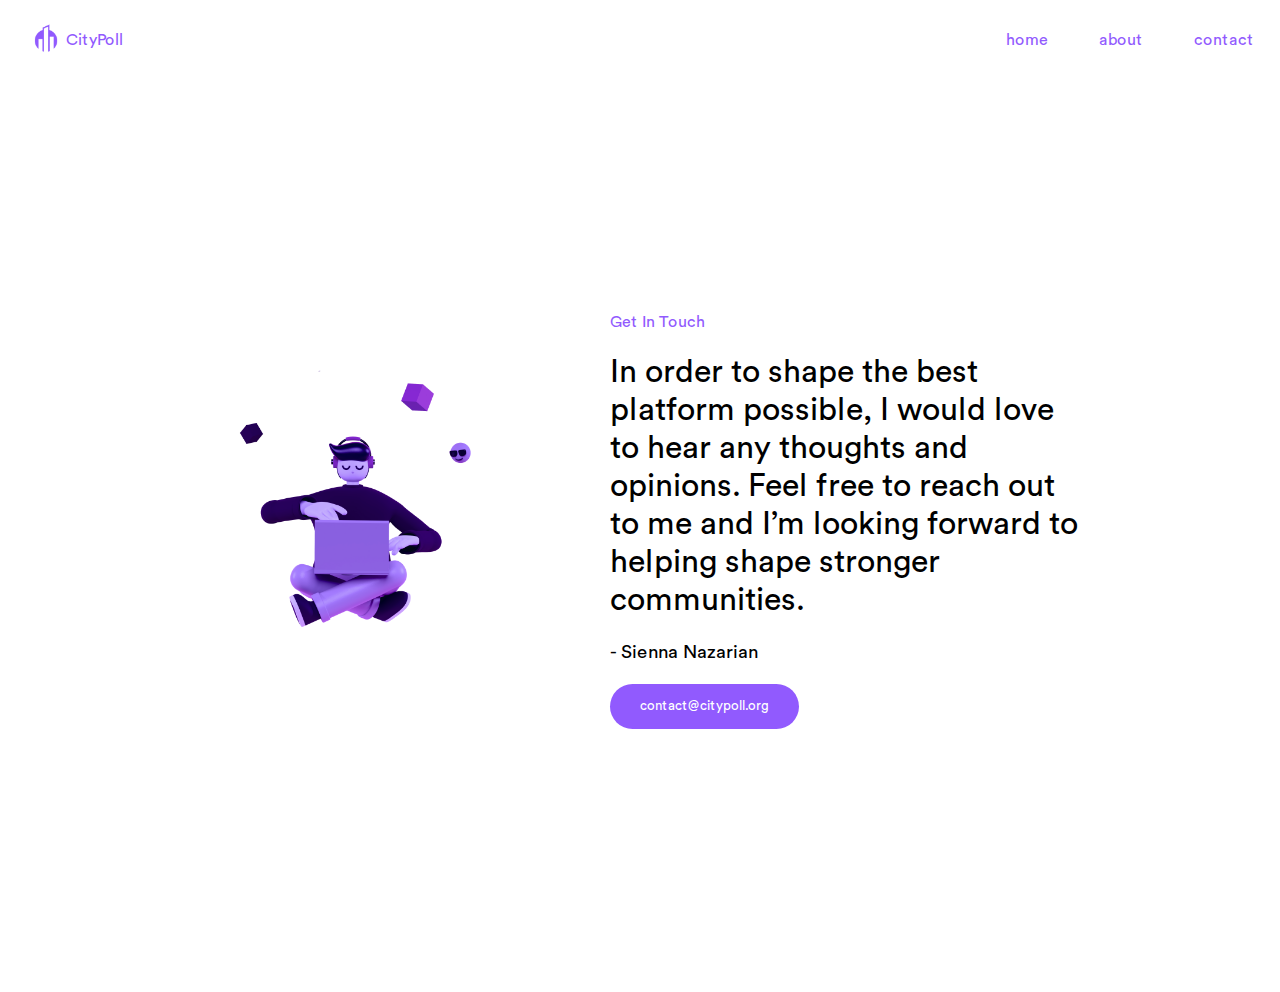
<file: contact.html>
<!DOCTYPE html>
<html>
  <head>
    <meta charset="utf-8" />
    <title>CityPoll</title>
    <link rel="stylesheet" href="styles.css" />
    <meta name="viewport" content="width=device-width, initial-scale=1" />
    <link rel="apple-touch-icon" sizes="180x180" href="/apple-touch-icon.png" />
    <link rel="icon" type="image/png" sizes="32x32" href="/favicon-32x32.png" />
    <link rel="icon" type="image/png" sizes="16x16" href="/favicon-16x16.png" />
    <link rel="manifest" href="/site.webmanifest" />
    <link rel="mask-icon" href="/safari-pinned-tab.svg" color="#9159fe" />
    <meta name="msapplication-TileColor" content="#da532c" />
    <meta name="theme-color" content="#ffffff" />
  </head>

  <body>
    <div class="main-container">
      <div class="hero-container">
        <div class="nav-container">
          <div class="nav-left">
            <a href="index.html"
              ><img class="icon" src="assets/icon.png" alt=""
            /></a>
            <a href="index.html">
              <h4 class="menu-title">CityPoll</h4>
            </a>
          </div>
          <div class="nav-right">
            <h4 class="menu-item"><a href="index.html">home</a></h4>
            <h4 class="menu-item"><a href="about.html">about</a></h4>
            <h4 class="menu-item"><a href="contact.html">contact</a></h4>
          </div>
        </div>
        <div class="experience-container">
          <div class="experience-body-container">
            <div class="experience-body-image-container">
              <img
                class="experience-body-image"
                src="assets/asset-9.png"
                alt=""
              />
            </div>

            <div class="experience-body-text-container">
              <h4 class="experience-body-header-text">Get In Touch</h4>
              <h1 class="experience-body-text">
                In order to shape the best platform possible, I would love to
                hear any thoughts and opinions. Feel free to reach out to me and
                I’m looking forward to helping shape stronger communities.
              </h1>
              <h3 class="founder-name" style="margin-bottom: 20px">
                - Sienna Nazarian
              </h3>
              <div class="contact-body-text-action-container">
                <h5 class="contact-body-text-action-two">
                  <a href="mailto:contact@citypoll.org">contact@citypoll.org</a>
                </h5>
              </div>
            </div>
          </div>
        </div>
        <!-- <div class="about-body-container">
        <h1 class="about-sub">Get In Touch</h1>
        <h3 class="about-body-main">In order to shape the best platform possible, I would love to hear any thoughts and opinions. Feel free to reach out to me and I’m looking forward to helping shape stronger communities.</h3>
        <h4 style="margin-bottom:5px;padding:0;">Sienna Nazarian</h4>
        <h4 style="color:#915AFE;margin-top:0;padding:0;"><a href="mailto:contact@citypoll.org">contact@citypoll.org</a></h4>
      </div> -->
      </div>
    </div>
  </body>
</html>
</file>
<file: styles.css>
@font-face {
  font-family: "CircularStd-Book";
  src: url("fonts/CircularStd-Book.ttf") format("truetype");
  /* font-weight: normal;
font-style: normal; */
}

/* @font-face {
  font-family: "CircularStd";
  src: url('fonts/CircularStd-Medium.ttf') format('truetype');
  font-weight: normal;
  font-style: normal;
}

@font-face {
  font-family: "CircularStd";
  src: url('fonts/CircularStd-Bold.ttf') format('truetype');
  font-weight: bold;
  font-style: normal;
}

@font-face {
  font-family: "CircularStd";
  src: url('fonts/CircularStd-Black.ttf') format('truetype');
  font-weight: bolder;
  font-style: normal;
} */

html,
body {
  margin: 0;
  padding: 0;
  width: 100%;
  font-family: "CircularStd-Book", Arial, sans-serif;
  /* font-weight:  */
}

iframe {
  border: 0;
}

.frame-container {
  position: relative;
  overflow: hidden;
  width: 100%;
  padding-top: 56.25%; /* 16:9 Aspect Ratio (divide 9 by 16 = 0.5625) */
  margin-top: 40px;
  margin-bottom: 40px;
}

/* Then style the iframe to fit in the container div with full height and width */
.responsive-iframe {
  position: absolute;
  top: 0;
  left: 0;
  bottom: 0;
  right: 0;
  width: 100%;
  height: 100%;
}

h1,
h2,
h3,
h4,
h5,
h6 {
  font-weight: lighter;
}

a:hover,
a:visited,
a:link,
a:active {
  text-decoration: none;
  color: inherit;
}

.nav-container {
  height: 40px;
  padding: 0;
  margin: 0;
  margin-top: 20px;
  display: flex;
  align-items: center;
  justify-content: space-between;
}

.nav-right {
  padding: 0;
  margin: 0;
  display: flex;
}

.nav-left {
  padding: 0;
  margin: 0;
  display: flex;
  align-items: center;
  margin-left: 2vw;
}

.icon {
  height: 40px;
  width: auto;
}

.menu-item,
.menu-title {
  padding: 0;
  margin: 0;
  color: #915afe;
}

.menu-item {
  margin-left: 2vw;
  margin-right: 2vw;
}

/* HERO */

.hero-container {
  display: flex;
  flex-flow: column;
  min-height: 100vh;
  margin-bottom: 2em;
}

.mission-container {
  display: flex;
  flex-flow: column;
  height: 100vh;
}

.hero-body-container {
  display: flex;
  flex-direction: column;
  align-items: center;
  justify-content: center;
  flex: 1;
}

.hero-title {
  margin-top: 2em;
  margin-left:  15vw;
  margin-right: 15vw;
  margin-bottom: 0.75em;
  text-align: center;
  font-size: 3rem;
  font-weight: 600;
  max-width: 1100px;
  /* font-family: "CircularStd-Medium", Arial, sans-serif; */
}

.hero-body-text-action-container {
  margin-bottom: 4em;
  background-color: rgba(145, 90, 254, 0.15);
  color: #915afe;
  border-radius: 1000px;
  padding: 18px;
  padding-left: 30px;
  padding-right: 30px;
  transition: all 0.15s ease-in;
  /* display: inline-block; */
}

.hero-body-text-action-container:hover {
  transform: scale(1.05);
  transform: rotateZ(-1deg);
  background: #915afe;
  color: #fff;
  cursor: pointer;
  box-shadow: 0px 0px 10px rgba(145, 90, 254, 0.5);
  transition: all 0.15s ease-in;
}

.hero-body-text-action {
  font-size: 1rem;
  padding: 0;
  margin: 0;
}

.hero-iframe-container {
  margin-left: 10vw;
  margin-right: 10vw;
  flex: 2;
  display: flex;
  align-items: center;
  justify-content: center;
}

.about-iframe-container {
  margin-left: 0;
  margin-right: 0;
  max-width: 100%;
  margin-top: 3em;
  display: flex;
  align-items: center;
  justify-content: center;
}

.hero-iframe {
  width: 100% !important;
  height: auto !important;
  display: block;
  margin: auto;
  border-radius: 0.75em;
  /* box-shadow: 0px 0px 40px rgba(0, 0, 0, 0); */
}

.mission-body-container {
  display: flex;
  align-items: center;
  justify-content: center;
  flex: 1;
}

.mission-body-text-container {
  margin-left: 15vw;
  margin-right: 100px;
  flex: 3;
  /* max-width: 500px; */
}

.mission-body-image-container {
  margin-right: 15vw;
  flex: 2;
  display: flex;
  align-items: center;
  justify-content: center;
}

.mission-body-image {
  max-height: 60vh;
  max-width: 100%;
  display: block;
}

/* EXPERIENCE */

.experience-container {
  display: flex;
  flex-flow: column;
  height: 100vh;
}

.experience-body-container {
  display: flex;
  align-items: center;
  justify-content: center;
  flex: 1;
}

.experience-body-text-container {
  margin-right: 15vw;
  margin-left: 100px;
  flex: 3;
}

.experience-body-header-text {
  color: #915afe;
}

.experience-body-image-container {
  margin-left: 15vw;
  flex: 2;
  display: flex;
  align-items: center;
  justify-content: center;
  padding: 0;
}

.experience-body-image {
  max-height: 70vh;
  max-width: 100%;
  display: block;
}

/* FEATURES */

.features-container {
  display: flex;
  flex-flow: column;
  height: 100vh;
}

.features-body-container {
  display: flex;
  align-items: center;
  justify-content: center;
  flex: 1;
}

.features-body-text-container {
  margin-left: 15vw;
  margin-right: 100px;
  flex: 3;
}

.features-body-text {
  margin: 0;
  margin-top: 12px;
  padding: 0;
}

.features-body-header-text {
  margin-bottom: 12px;
  color: #915afe;
}

.features-body-image-container {
  margin-right: 15vw;
  flex: 2;
  display: flex;
  align-items: center;
  justify-content: center;
  padding: 0;
}

.features-body-image {
  max-height: 70vh;
  max-width: 100%;
  display: block;
}

/* PHONE */

.mobile-container {
  display: flex;
  flex-flow: row;
  height: 100vh;
  align-items: center;
  justify-content: space-evenly;
}

.mobile-img-container {
  /* flex: 1; */
  display: flex;
  flex-direction: column;
  align-items: center;
  justify-content: center;
  margin-left: 10px;
  margin-right: 10px;
  padding: 0;
}

.mobile-img {
  max-height: 85vh;
  max-width: 100%;
  display: block;
}

.mobile-text {
  padding: 0;
  margin: 0;
  margin-bottom: 20px;
  font-size: 22px;
}

/* BENEFITS */

.benefits-container {
  display: flex;
  flex-flow: column;
  padding-left: 15vw;
  padding-right: 15vw;
  /* height: 100vh; */
  text-align: center;
}

/* CONTACT */

.contact-container {
  position: relative;
  height: 100vh;
  display: flex;
  align-items: center;
  justify-content: center;
}

.contact-body-text-container {
  margin-left: 15vw;
  margin-right: 100px;
  flex: 1;
  /* max-width: 500px; */
}

.contact-body-text-action-container {
  background-color: #915afe;
  color: #ffffff;
  border-radius: 1000px;
  padding: 10px;
  padding-left: 30px;
  padding-right: 30px;
  margin: 0;
  display: inline-block;
}

.contact-body-text-action {
  padding: 0;
  margin: 0;
  color: #ffffff;
}

.contact-body-image-container {
  /* position: relative; */
  width: 40vw;
  margin: 0;
  margin-right: 0;
  /* background-color: blue; */
}

.contact-body-image {
  position: absolute;
  right: 0px;
  bottom: 0px;
  z-index: -1;
  max-height: 80%;
  max-width: 100%;
  /* display: block; */
}

.hero-body-bottom-web {
  visibility: visible;
  text-align: center;
  position: absolute;
  bottom: 10px;
  /* transform: translateX(-50%); */
}

.hero-body-bottom-mobile {
  visibility: hidden;
  text-align: center;
  position: absolute;
  bottom: 10px;
}

/* ------------------------------------------------------------- */

/* MOBILE */
@media only screen and (max-width: 800px) {
  .founder-name {
    align-self: center;
    text-align: center;
  }

  .nav-right {
    margin-right: 10px;
  }

  .nav-left {
    margin-left: 10px;
  }

  .hero-body-container {
    flex-direction: column-reverse;
    padding-left: 50px;
    padding-right: 50px;
    align-items: center;
  }

  .hero-body-text {
    text-align: center;
  }

  .hero-body-text-container {
    margin-left: 0;
    margin-right: 0;
    flex: 1;
    display: flex;
    flex-direction: column;
  }

  .hero-body-text-action-container {
    align-self: center;
  }

  .hero-body-text-action {
    text-align: center;
  }

  .hero-body-image-container {
    margin: 0;
    padding: 0;
    flex: 1;
    margin-bottom: 20px;
    align-items: flex-end;
    align-self: center;
  }

  .hero-body-image {
    max-height: 25vh;
    max-width: 100%;
    display: block;
  }

  .experience-body-container {
    flex-direction: column;
    padding-left: 50px;
    padding-right: 50px;
    align-items: center;
  }

  .experience-body-text {
    text-align: center;
  }

  .experience-body-text-container {
    margin-left: 0;
    margin-right: 0;
    flex: 1;
    display: flex;
    flex-direction: column;
  }

  .experience-body-header-text {
    padding: 0;
    margin: 0;
    text-align: center;
  }

  .experience-body-image-container {
    margin: 0;
    padding: 0;
    flex: 1;
    margin-bottom: 20px;
    align-items: flex-end;
    align-self: center;
  }

  .experience-body-text {
    font-size: 1.3em;
  }

  .experience-body-image {
    max-height: 40vh;
    max-width: 100%;
    display: block;
  }

  .features-body-container {
    flex-direction: column-reverse;
    padding-left: 50px;
    padding-right: 50px;
    align-items: center;
    justify-content: center;
  }

  .features-body-text {
    text-align: center;
    margin: 0;
    margin-top: 15px;
  }

  .features-body-text-container {
    margin-left: 0;
    margin-right: 0;
    flex: 1;
    display: flex;
    flex-direction: column;
  }

  .features-body-header-text {
    padding: 0;
    margin-bottom: 8px;
    text-align: center;
  }

  .features-body-image-container {
    margin: 0;
    padding: 0;
    flex: 1;
    margin-bottom: 20px;
    align-items: flex-end;
    align-self: center;
  }

  .features-body-text {
    font-size: 1.2em;
  }

  .features-body-image {
    max-height: 40vh;
    max-width: 100%;
    display: block;
  }

  .benefits-container {
    /* height: 100vh; */
    /* background-color: #915AFE; */
    /* padding-top: 10vh; */
    font-size: 0.7em;
  }

  .mobile-container {
    display: flex;
    flex-flow: column;
    height: 300vh;
    /* align-items: center;
    justify-content: flex-start; */
  }

  .contact-container {
    position: relative;
    height: 100vh;
    display: flex;
    flex-direction: column;
    align-items: center;
    justify-content: center;
    margin: 0;
    padding: 0;
  }

  .contact-body-text-container {
    margin: 0;
    flex: 1;
    margin-left: 70px;
    margin-right: 70px;
    display: flex;
    flex-direction: column;
    justify-content: center;
    align-items: center;
    /* max-width: 500px; */
  }

  .contact-body-text {
    text-align: center;
  }

  .contact-body-text-action-container {
    align-self: center;
  }

  .contact-body-text-action {
    text-align: center;
  }

  .contact-body-image-container {
    margin: 0;
    margin-right: 0;
    align-items: center;
    margin-top: 180px;
  }

  .contact-body-image {
    /* content: url("assets/asset-1.png"); */
    align-self: center;
    position: absolute;
    /* transform: translate(-50%, 100px); */
    bottom: 0px;
    /* left: 50%; */
    max-height: 40%;
    max-width: 100%;
  }

  .hero-body-bottom-web {
    visibility: hidden;
  }

  .hero-body-bottom-mobile {
    visibility: visible;
    align-self: flex-start;
    text-align: left;
    margin-left: 40px;
    width: 100px;
    font-size: 12px;
  }
}

/* OTHER PAGES */

.about-body-container {
  flex: 1;
  padding: 0;
  margin-top: 2vw;
  margin-left: 5vw;
  margin-right: 5vw;
}

.about-body-main {
  /* padding-right: 40vw; */
}

.about-sub {
  color: #915afe;
}

.contact-top-bar {
  display: flex;
  justify-content: space-between;
  height: auto;
}

.founder-name {
  text-align: left;
}

.contact-body-text-action-two {
  margin-top: 4px;
  margin-bottom: 4px;
}
</file>
